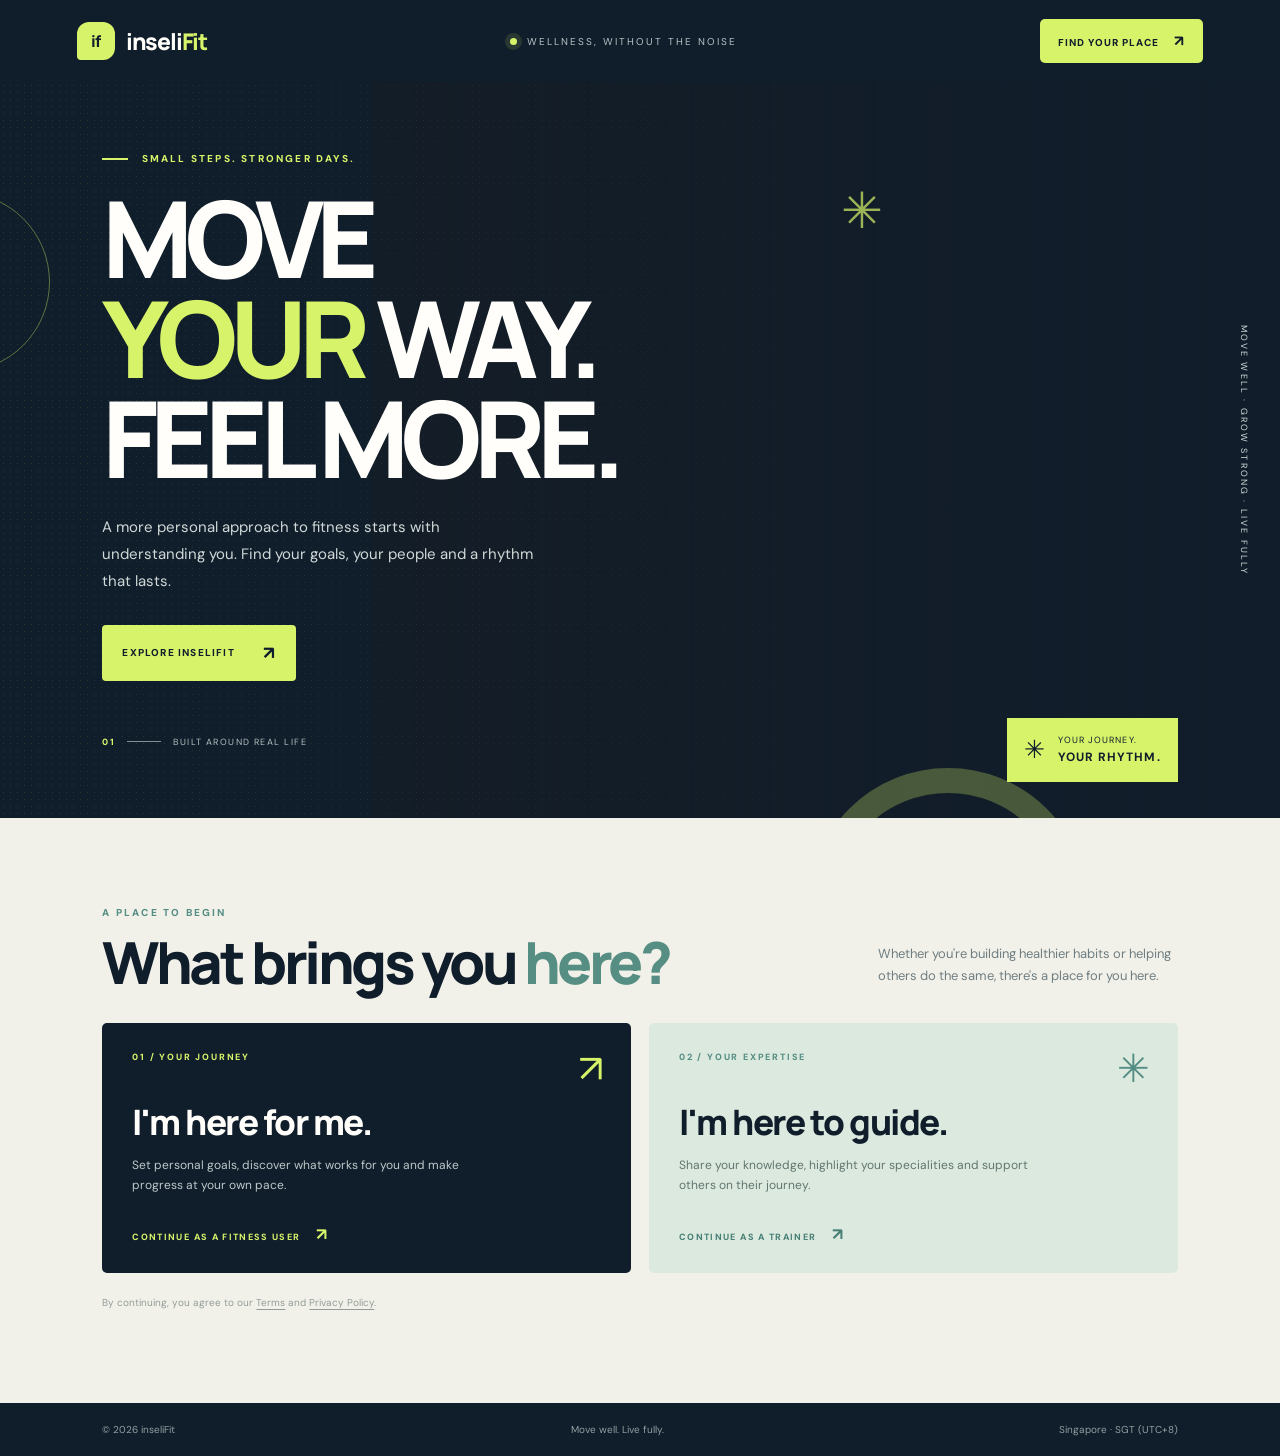
<file: inselifit-frontend/index.html>
<!DOCTYPE html>
<html lang="en">
<head>
  <meta charset="UTF-8" /><meta name="viewport" content="width=device-width, initial-scale=1.0" />
  <meta name="theme-color" content="#101d2b" /><meta name="description" content="inseliFit — move with purpose, find your rhythm and feel well." />
  <title>inseliFit — Find your rhythm</title><link rel="stylesheet" href="styles.css" />
</head>
<body class="landing-page">
  <header class="creative-header">
    <a class="creative-brand" href="index.html" aria-label="inseliFit home"><span class="creative-brand-mark">if</span><span>inseli<span>Fit</span></span></a>
    <div class="creative-nav-note"><span class="live-pulse"></span> WELLNESS, WITHOUT THE NOISE</div>
    <a class="nav-cta" href="#get-started">FIND YOUR PLACE <span>↗</span></a>
  </header>
  <main>
    <section class="creative-hero" aria-labelledby="hero-title">
      <div class="hero-photo" role="img" aria-label="A modern training space"></div><div class="hero-grain" aria-hidden="true"></div>
      <div class="hero-ring ring-left" aria-hidden="true"></div><div class="hero-ring ring-bottom" aria-hidden="true"></div><div class="hero-cross" aria-hidden="true">✳</div>
      <div class="hero-content">
        <p class="hero-kicker"><span></span> SMALL STEPS. STRONGER DAYS.</p>
        <h1 id="hero-title">MOVE<br /><em>YOUR</em> WAY.<br />FEEL MORE.</h1>
        <p class="hero-description">A more personal approach to fitness starts with understanding you. Find your goals, your people and a rhythm that lasts.</p>
        <a class="hero-button" href="#get-started">EXPLORE INSELIFIT <span>↗</span></a>
        <div class="hero-microcopy"><span>01</span><i></i> BUILT AROUND REAL LIFE</div>
      </div>
      <div class="hero-side-label" aria-hidden="true">MOVE WELL · GROW STRONG · LIVE FULLY</div>
      <div class="hero-bottom-tag"><span class="tag-star">✳</span><span>YOUR JOURNEY.<br /><strong>YOUR RHYTHM.</strong></span></div>
    </section>
    <section class="creative-start" id="get-started">
      <div class="start-heading"><div><p class="section-kicker">A PLACE TO BEGIN</p><h2>What brings you <em>here?</em></h2></div><p>Whether you're building healthier habits or helping others do the same, there's a place for you here.</p></div>
      <div class="creative-role-grid">
        <a class="creative-role-card user-role" href="login-user.html"><span class="role-number">01 / YOUR JOURNEY</span><span class="creative-role-icon">↗</span><span class="creative-role-title">I'm here for me.</span><span class="creative-role-description">Set personal goals, discover what works for you and make progress at your own pace.</span><span class="role-card-bottom">CONTINUE AS A FITNESS USER <b>↗</b></span></a>
        <a class="creative-role-card trainer-role" href="login-trainer.html"><span class="role-number">02 / YOUR EXPERTISE</span><span class="creative-role-icon">✳</span><span class="creative-role-title">I'm here to guide.</span><span class="creative-role-description">Share your knowledge, highlight your specialities and support others on their journey.</span><span class="role-card-bottom">CONTINUE AS A TRAINER <b>↗</b></span></a>
      </div>
      <p class="creative-legal">By continuing, you agree to our <a href="#">Terms</a> and <a href="#">Privacy Policy</a>.</p>
    </section>
  </main>
  <footer class="creative-footer"><span>© 2026 inseliFit</span><span>Move well. Live fully.</span><span>Singapore · SGT (UTC+8)</span></footer>
  <script src="app.js"></script>
</body></html>
</file>
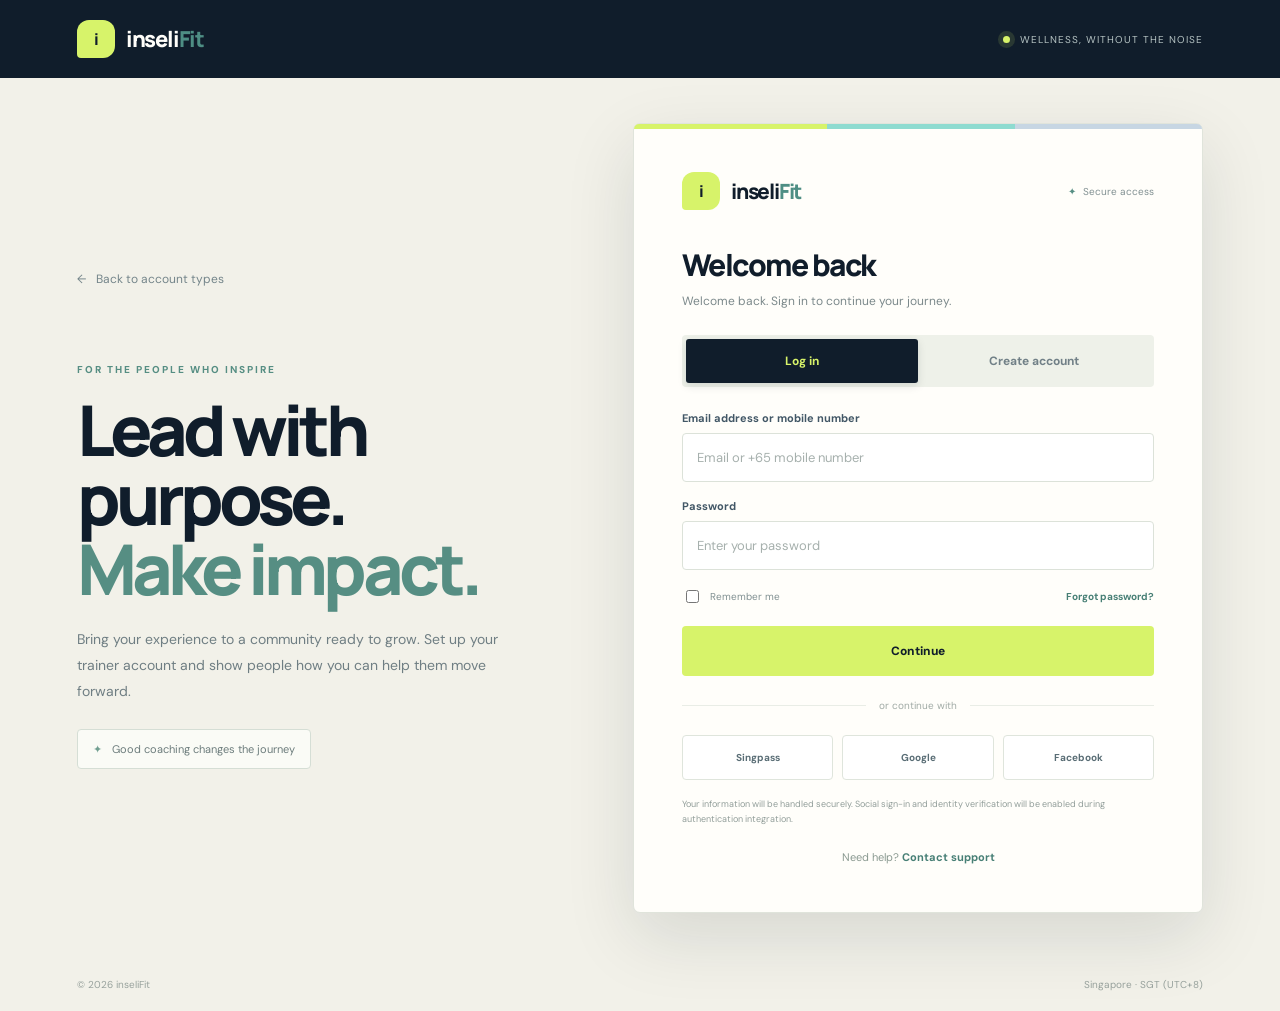
<file: inselifit-frontend/login-trainer.html>
<!DOCTYPE html>
<!-- Trainer sign-in and account entry. Trainer profile details are collected later through conversational onboarding. -->
<html lang="en"><head><meta charset="UTF-8"><meta name="viewport" content="width=device-width, initial-scale=1.0"><meta name="theme-color" content="#101d2b"><title>Fitness trainer | inseliFit</title><link rel="preconnect" href="https://fonts.googleapis.com"><link rel="preconnect" href="https://fonts.gstatic.com" crossorigin><link href="https://fonts.googleapis.com/css2?family=DM+Sans:wght@400;500;600;700&family=Manrope:wght@400;500;600;700;800&display=swap" rel="stylesheet"><link rel="stylesheet" href="styles.css"></head>
<body class="auth-page"><header class="site-header"><a class="brand" href="index.html"><span class="brand-mark">i</span><span>inseli<span class="brand-accent">Fit</span></span></a><div class="header-note"><span class="status-dot"></span> WELLNESS, WITHOUT THE NOISE</div></header>
<main class="auth-shell"><section class="auth-story"><a class="back-link" href="index.html">← <span>Back to account types</span></a><p class="eyebrow">FOR THE PEOPLE WHO INSPIRE</p><h1>Lead with purpose.<br><em>Make impact.</em></h1><p>Bring your experience to a community ready to grow. Set up your trainer account and show people how you can help them move forward.</p><div class="story-pill"><span>✦</span> Good coaching changes the journey</div></section>
<section class="auth-card"><div class="auth-card-top"><a class="brand" href="index.html"><span class="brand-mark">i</span><span>inseli<span class="brand-accent">Fit</span></span></a><span class="secure-note">Secure access</span></div><h2>Welcome back</h2><p class="auth-subtitle" data-subtitle>Welcome back. Sign in to continue your journey.</p><div class="tab-switch" role="tablist"><button type="button" class="active" data-tab="login" role="tab" aria-selected="true">Log in</button><button type="button" data-tab="register" role="tab" aria-selected="false">Create account</button></div><div class="notice" role="status" aria-live="polite"></div>
<form data-auth-form novalidate><div data-login-fields><div class="field"><label for="identity">Email address or mobile number</label><input id="identity" name="identity" type="text" autocomplete="username" placeholder="Email or +65 mobile number" required></div><div class="field"><label for="password">Password</label><input id="password" name="password" type="password" autocomplete="current-password" placeholder="Enter your password" required></div><div class="form-meta"><label class="check-label"><input type="checkbox"> Remember me</label><a class="text-link" href="#">Forgot password?</a></div></div>
<div data-register-fields hidden>
  <div class="conversation-intro"><div class="conversation-symbol">✦</div><div><strong>Create your account through a conversation</strong><p>Instead of filling out a long form, our AI assistant will guide you through a few questions and prepare your trainer profile for you to review.</p></div></div>
  <ul class="conversation-points"><li>Natural, guided questions</li><li>Review and edit before saving</li><li>Your details are only used to build your profile</li></ul>
  <a class="primary-btn button-link" href="onboarding-trainer.html">Start conversational setup <span>→</span></a>
  <p class="legal-note">Your account sign-in and verification will be handled by the authentication service. The conversational profile assistant is a separate step.</p>
 </div>
<button class="primary-btn" type="submit" data-submit>Continue</button></form><div class="divider">or continue with</div><div class="social-grid"><button type="button" class="social-btn" data-social="Singpass">Singpass</button><button type="button" class="social-btn" data-social="Google">Google</button><button type="button" class="social-btn" data-social="Facebook">Facebook</button></div><p class="legal-note">Your information will be handled securely. Social sign-in and identity verification will be enabled during authentication integration.</p><p class="auth-bottom">Need help? <a href="mailto:support@inselifit.example">Contact support</a></p></section></main>
<footer class="auth-footer"><span>© 2026 inseliFit</span><span>Singapore · SGT (UTC+8)</span></footer><script src="app.js"></script></body></html>
</file>
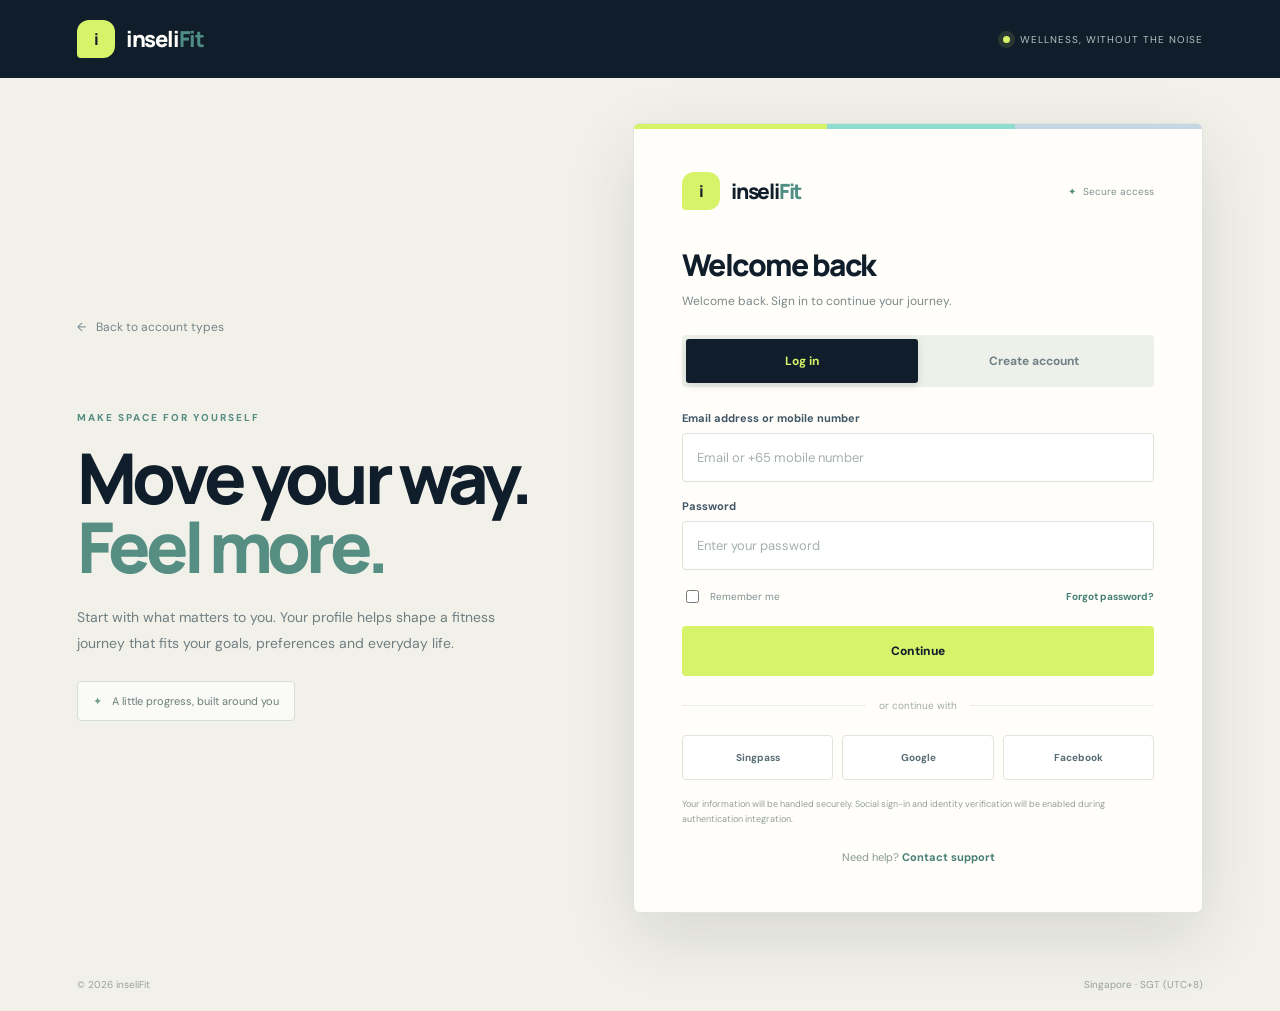
<file: inselifit-frontend/login-user.html>
<!DOCTYPE html>
<!-- Fitness-user sign-in and account entry. Profile details are collected later through conversational onboarding. -->
<html lang="en"><head><meta charset="UTF-8"><meta name="viewport" content="width=device-width, initial-scale=1.0"><meta name="theme-color" content="#101d2b"><title>Fitness user | inseliFit</title><link rel="preconnect" href="https://fonts.googleapis.com"><link rel="preconnect" href="https://fonts.gstatic.com" crossorigin><link href="https://fonts.googleapis.com/css2?family=DM+Sans:wght@400;500;600;700&family=Manrope:wght@400;500;600;700;800&display=swap" rel="stylesheet"><link rel="stylesheet" href="styles.css"></head>
<body class="auth-page"><header class="site-header"><a class="brand" href="index.html"><span class="brand-mark">i</span><span>inseli<span class="brand-accent">Fit</span></span></a><div class="header-note"><span class="status-dot"></span> WELLNESS, WITHOUT THE NOISE</div></header>
<main class="auth-shell"><section class="auth-story"><a class="back-link" href="index.html">← <span>Back to account types</span></a><p class="eyebrow">MAKE SPACE FOR YOURSELF</p><h1>Move your way.<br><em>Feel more.</em></h1><p>Start with what matters to you. Your profile helps shape a fitness journey that fits your goals, preferences and everyday life.</p><div class="story-pill"><span>✦</span> A little progress, built around you</div></section>
<section class="auth-card"><div class="auth-card-top"><a class="brand" href="index.html"><span class="brand-mark">i</span><span>inseli<span class="brand-accent">Fit</span></span></a><span class="secure-note">Secure access</span></div><h2>Welcome back</h2><p class="auth-subtitle" data-subtitle>Welcome back. Sign in to continue your journey.</p><div class="tab-switch" role="tablist"><button type="button" class="active" data-tab="login" role="tab" aria-selected="true">Log in</button><button type="button" data-tab="register" role="tab" aria-selected="false">Create account</button></div><div class="notice" role="status" aria-live="polite"></div>
<form data-auth-form novalidate><div data-login-fields><div class="field"><label for="identity">Email address or mobile number</label><input id="identity" name="identity" type="text" autocomplete="username" placeholder="Email or +65 mobile number" required></div><div class="field"><label for="password">Password</label><input id="password" name="password" type="password" autocomplete="current-password" placeholder="Enter your password" required></div><div class="form-meta"><label class="check-label"><input type="checkbox"> Remember me</label><a class="text-link" href="#">Forgot password?</a></div></div>
<div data-register-fields hidden>
  <div class="conversation-intro"><div class="conversation-symbol">✦</div><div><strong>Create your account through a conversation</strong><p>Instead of filling out a long form, our AI assistant will guide you through a few questions and prepare your fitness profile for you to review.</p></div></div>
  <ul class="conversation-points"><li>Natural, guided questions</li><li>Review and edit before saving</li><li>Your details are only used to build your profile</li></ul>
  <a class="primary-btn button-link" href="onboarding-user.html">Start conversational setup <span>→</span></a>
  <p class="legal-note">Your account sign-in and verification will be handled by the authentication service. The conversational profile assistant is a separate step.</p>
 </div>
<button class="primary-btn" type="submit" data-submit>Continue</button></form><div class="divider">or continue with</div><div class="social-grid"><button type="button" class="social-btn" data-social="Singpass">Singpass</button><button type="button" class="social-btn" data-social="Google">Google</button><button type="button" class="social-btn" data-social="Facebook">Facebook</button></div><p class="legal-note">Your information will be handled securely. Social sign-in and identity verification will be enabled during authentication integration.</p><p class="auth-bottom">Need help? <a href="mailto:support@inselifit.example">Contact support</a></p></section></main>
<footer class="auth-footer"><span>© 2026 inseliFit</span><span>Singapore · SGT (UTC+8)</span></footer><script src="app.js"></script></body></html>
</file>
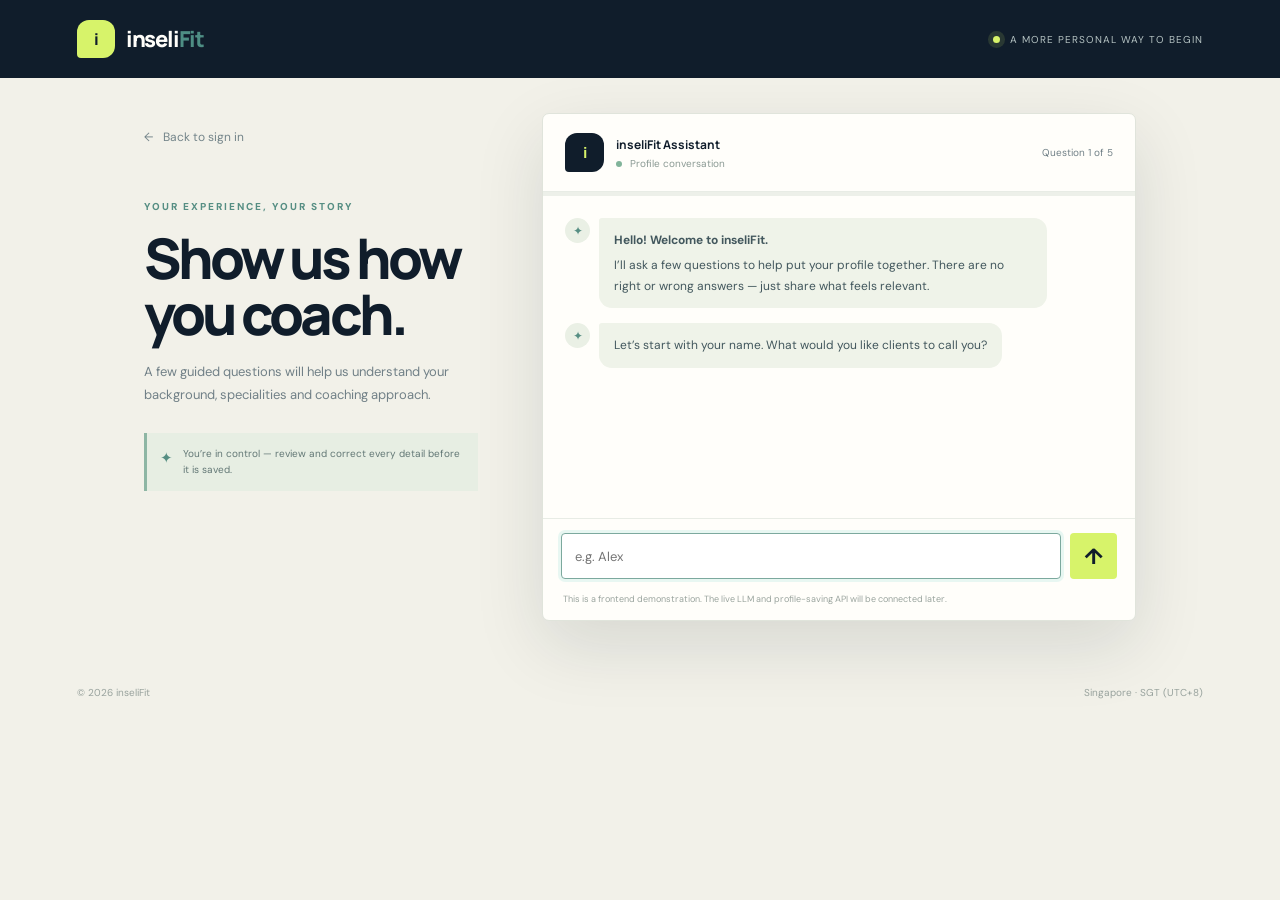
<file: inselifit-frontend/onboarding-trainer.html>
<!DOCTYPE html>
<!-- Fitness-trainer conversational profile prototype. Replace scripted prompts with the LLM-backed API during integration. -->
<html lang="en"><head><meta charset="UTF-8"><meta name="viewport" content="width=device-width, initial-scale=1.0"><meta name="theme-color" content="#101d2b"><title>Fitness trainer profile | inseliFit</title><link rel="preconnect" href="https://fonts.googleapis.com"><link rel="preconnect" href="https://fonts.gstatic.com" crossorigin><link href="https://fonts.googleapis.com/css2?family=DM+Sans:wght@400;500;600;700&family=Manrope:wght@400;500;600;700;800&display=swap" rel="stylesheet"><link rel="stylesheet" href="styles.css"></head>
<body class="chat-page" data-profile-role="trainer"><header class="site-header"><a class="brand" href="index.html"><span class="brand-mark">i</span><span>inseli<span class="brand-accent">Fit</span></span></a><div class="header-note"><span class="status-dot"></span> A MORE PERSONAL WAY TO BEGIN</div></header>
<main class="chat-shell"><section class="chat-heading"><a class="back-link" href="login-trainer.html">← <span>Back to sign in</span></a><p class="eyebrow">YOUR EXPERIENCE, YOUR STORY</p><h1>Show us how you coach.</h1><p>A few guided questions will help us understand your background, specialities and coaching approach.</p><div class="privacy-note"><span>✦</span> You’re in control — review and correct every detail before it is saved.</div></section>
<section class="chat-card"><div class="chat-top"><div class="assistant-avatar">i</div><div class="assistant-meta"><strong>inseliFit Assistant</strong><span><i></i> Profile conversation</span></div><span class="step-label" id="step-label">Getting started</span></div>
<div class="progress-track"><span id="progress-fill"></span></div><div class="chat-messages" id="chat-messages" aria-live="polite"><div class="chat-message assistant"><span class="message-avatar">✦</span><div class="message-bubble"><strong>Hello! Welcome to inseliFit.</strong><p>I’ll ask a few questions to help put your profile together. There are no right or wrong answers — just share what feels relevant.</p></div></div></div>
<div class="suggestion-row" id="suggestion-row"></div><form class="chat-composer" id="chat-form"><input id="chat-input" type="text" placeholder="Type your response…" autocomplete="off" aria-label="Your response"><button type="submit" aria-label="Send response">↑</button></form><div class="chat-footnote">This is a frontend demonstration. The live LLM and profile-saving API will be connected later.</div>
<section class="profile-review" id="profile-review" hidden><div class="review-heading"><div><p class="eyebrow">READY FOR YOUR REVIEW</p><h2>Your profile so far</h2></div><span class="review-badge">Editable preview</span></div><div id="profile-summary" class="profile-summary"></div><p class="review-help">Check that everything is accurate. You’ll be able to edit these details before they are saved to your profile.</p><div class="review-actions"><button type="button" class="secondary-btn" id="edit-answers">Continue editing</button><button type="button" class="primary-btn" id="finish-profile">Looks good <span>→</span></button></div></section>
</section></main><footer class="auth-footer"><span>© 2026 inseliFit</span><span>Singapore · SGT (UTC+8)</span></footer><script src="app.js"></script></body></html>
</file>
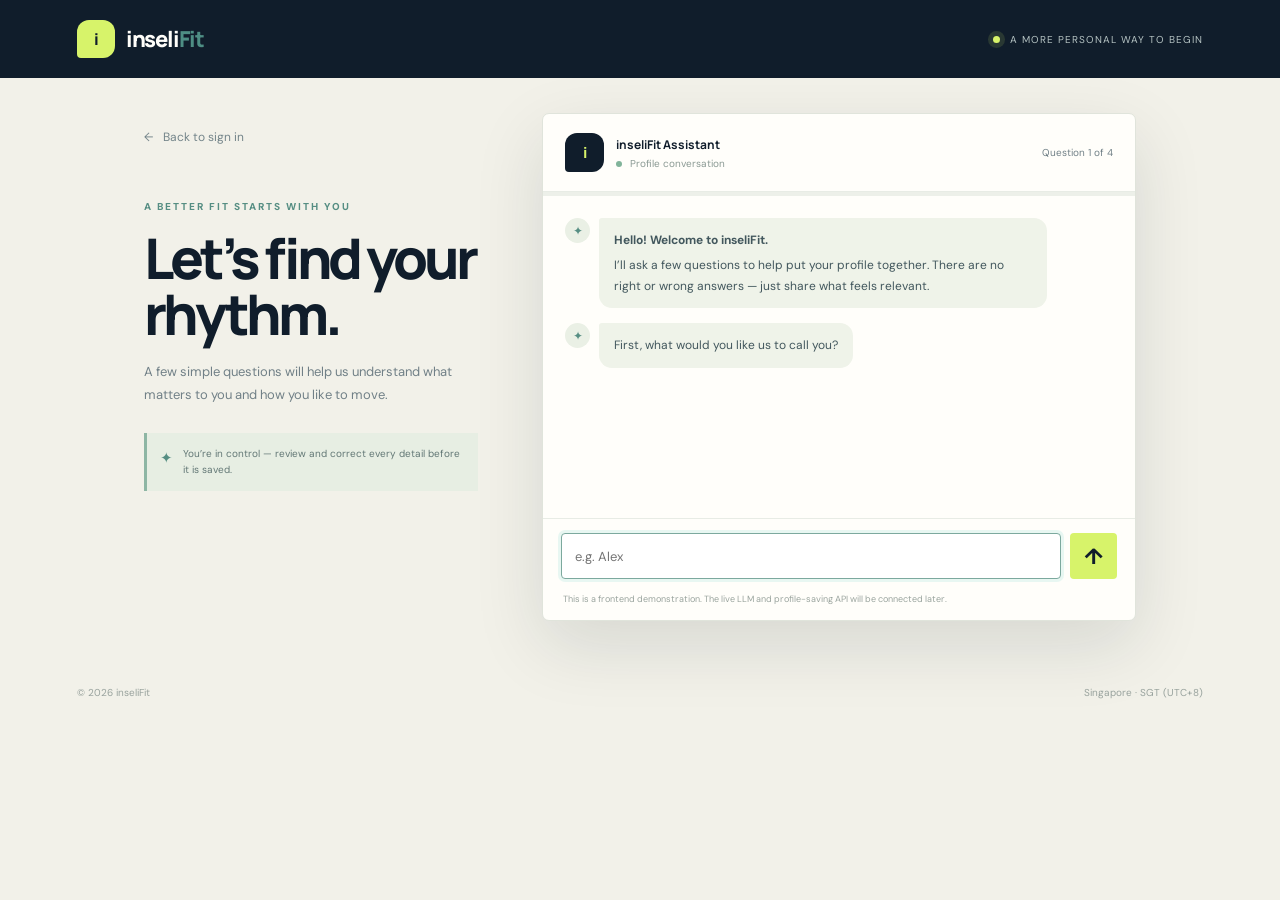
<file: inselifit-frontend/onboarding-user.html>
<!DOCTYPE html>
<!-- Fitness-user conversational profile prototype. Replace scripted prompts with the LLM-backed API during integration. -->
<html lang="en"><head><meta charset="UTF-8"><meta name="viewport" content="width=device-width, initial-scale=1.0"><meta name="theme-color" content="#101d2b"><title>Fitness user profile | inseliFit</title><link rel="preconnect" href="https://fonts.googleapis.com"><link rel="preconnect" href="https://fonts.gstatic.com" crossorigin><link href="https://fonts.googleapis.com/css2?family=DM+Sans:wght@400;500;600;700&family=Manrope:wght@400;500;600;700;800&display=swap" rel="stylesheet"><link rel="stylesheet" href="styles.css"></head>
<body class="chat-page" data-profile-role="user"><header class="site-header"><a class="brand" href="index.html"><span class="brand-mark">i</span><span>inseli<span class="brand-accent">Fit</span></span></a><div class="header-note"><span class="status-dot"></span> A MORE PERSONAL WAY TO BEGIN</div></header>
<main class="chat-shell"><section class="chat-heading"><a class="back-link" href="login-user.html">← <span>Back to sign in</span></a><p class="eyebrow">A BETTER FIT STARTS WITH YOU</p><h1>Let’s find your rhythm.</h1><p>A few simple questions will help us understand what matters to you and how you like to move.</p><div class="privacy-note"><span>✦</span> You’re in control — review and correct every detail before it is saved.</div></section>
<section class="chat-card"><div class="chat-top"><div class="assistant-avatar">i</div><div class="assistant-meta"><strong>inseliFit Assistant</strong><span><i></i> Profile conversation</span></div><span class="step-label" id="step-label">Getting started</span></div>
<div class="progress-track"><span id="progress-fill"></span></div><div class="chat-messages" id="chat-messages" aria-live="polite"><div class="chat-message assistant"><span class="message-avatar">✦</span><div class="message-bubble"><strong>Hello! Welcome to inseliFit.</strong><p>I’ll ask a few questions to help put your profile together. There are no right or wrong answers — just share what feels relevant.</p></div></div></div>
<div class="suggestion-row" id="suggestion-row"></div><form class="chat-composer" id="chat-form"><input id="chat-input" type="text" placeholder="Type your response…" autocomplete="off" aria-label="Your response"><button type="submit" aria-label="Send response">↑</button></form><div class="chat-footnote">This is a frontend demonstration. The live LLM and profile-saving API will be connected later.</div>
<section class="profile-review" id="profile-review" hidden><div class="review-heading"><div><p class="eyebrow">READY FOR YOUR REVIEW</p><h2>Your profile so far</h2></div><span class="review-badge">Editable preview</span></div><div id="profile-summary" class="profile-summary"></div><p class="review-help">Check that everything is accurate. You’ll be able to edit these details before they are saved to your profile.</p><div class="review-actions"><button type="button" class="secondary-btn" id="edit-answers">Continue editing</button><button type="button" class="primary-btn" id="finish-profile">Looks good <span>→</span></button></div></section>
</section></main><footer class="auth-footer"><span>© 2026 inseliFit</span><span>Singapore · SGT (UTC+8)</span></footer><script src="app.js"></script></body></html>
</file>
<file: inselifit-frontend/styles.css>
/* ==============================================================
   inseliFit — shared visual system
   Palette: midnight ink, mineral cream, signal-lime and tidal aqua.
   Responsive styles are part of the base implementation.
   ============================================================== */
@import url('https://fonts.googleapis.com/css2?family=DM+Sans:wght@400;500;600;700&family=Manrope:wght@400;500;600;700;800&display=swap');
:root{--ink:#101d2b;--ink-2:#1b2e40;--muted:#71808b;--paper:#f2f1e9;--white:#fffefa;--line:#dfe3d9;--lime:#d7f36a;--lime-dark:#b9d94b;--aqua:#8edbd0;--blue:#7ea8c7;--shadow:0 24px 70px rgba(16,29,43,.12);--radius:24px}
*{box-sizing:border-box}html{scroll-behavior:smooth;min-height:100%}body{margin:0;min-height:100vh;font-family:'DM Sans',sans-serif;color:var(--ink);background:var(--paper)}a{color:inherit;text-decoration:none}button,input{font:inherit}button,a{-webkit-tap-highlight-color:transparent}button:focus-visible,a:focus-visible,input:focus-visible{outline:3px solid var(--aqua);outline-offset:3px} [hidden]{display:none!important}
/* Brand */
.brand,.creative-brand{display:inline-flex;align-items:center;gap:11px;font:800 22px 'Manrope',sans-serif;letter-spacing:-1.2px}.brand-mark,.creative-brand-mark{width:38px;height:38px;border-radius:12px 12px 12px 4px;display:grid;place-items:center;background:var(--lime);color:var(--ink);font:800 16px 'Manrope';letter-spacing:-1px}.brand-accent,.creative-brand>span:last-child>span{color:#4e8e84}
/* Landing page */
.landing-page{background:var(--paper);overflow-x:hidden}.creative-header{height:82px;padding:0 clamp(22px,6vw,88px);display:flex;align-items:center;justify-content:space-between;background:var(--ink);color:var(--white)}.creative-brand{font-size:23px}.creative-brand>span:last-child>span{color:var(--lime)}.creative-brand-mark{background:var(--lime)}.creative-nav-note{font-size:10px;letter-spacing:.2em;color:#b7c3c5;display:flex;align-items:center;gap:10px}.live-pulse{width:7px;height:7px;border-radius:50%;background:var(--lime);box-shadow:0 0 0 5px #d7f36a20}.nav-cta{padding:12px 18px;border-radius:5px;background:var(--lime);color:var(--ink);font-size:10px;font-weight:800;letter-spacing:.1em}.nav-cta span{font-size:15px;margin-left:12px}
.creative-hero{min-height:610px;position:relative;isolation:isolate;overflow:hidden;background:var(--ink);color:var(--white);display:flex;align-items:center;padding:70px clamp(24px,8vw,120px)}.hero-photo{position:absolute;z-index:-3;inset:0 0 0 29%;background-image:linear-gradient(90deg,var(--ink) 0%,rgba(16,29,43,.94) 15%,rgba(16,29,43,.44) 57%,rgba(16,29,43,.25) 100%),url('https://images.unsplash.com/photo-1534438327276-14e5300c3a48?auto=format&fit=crop&w=1800&q=85');background-size:cover;background-position:center 42%;filter:saturate(.72)}.hero-grain{position:absolute;inset:0;z-index:-2;opacity:.13;background-image:radial-gradient(#d7f36a 0.7px,transparent .7px);background-size:7px 7px;mask-image:linear-gradient(90deg,black,transparent 75%)}.hero-content{max-width:680px;position:relative;z-index:2}.hero-kicker,.section-kicker{font-size:10px;font-weight:800;letter-spacing:.22em;color:var(--lime);margin:0 0 23px}.hero-kicker span{display:inline-block;width:26px;height:2px;background:var(--lime);vertical-align:middle;margin-right:9px}.hero-content h1{font:800 clamp(54px,8.3vw,112px)/.94 'Manrope',sans-serif;letter-spacing:-.075em;margin:0;text-transform:uppercase}.hero-content h1 em{font-style:normal;color:var(--lime)}.hero-description{max-width:440px;color:#d0d9d8;font-size:15px;line-height:1.8;margin:26px 0 30px}.hero-button{display:inline-flex;align-items:center;gap:28px;padding:16px 20px;background:var(--lime);color:var(--ink);font-size:10px;font-weight:800;letter-spacing:.12em;border-radius:4px;transition:.2s}.hero-button:hover,.nav-cta:hover{background:#e6ff83;transform:translateY(-2px)}.hero-button span{font-size:18px}.hero-microcopy{display:flex;align-items:center;gap:12px;color:#b3c0c0;font-size:9px;letter-spacing:.16em;margin-top:55px}.hero-microcopy span{color:var(--lime);font-weight:800}.hero-microcopy i{width:34px;height:1px;background:#7c9293}.hero-side-label{position:absolute;right:30px;top:50%;writing-mode:vertical-rl;transform:translateY(-50%);font-size:9px;letter-spacing:.24em;color:#d3dddd}.hero-bottom-tag{position:absolute;right:clamp(28px,8vw,115px);bottom:36px;display:flex;align-items:center;gap:12px;padding:13px 17px;background:var(--lime);color:var(--ink);font-size:9px;letter-spacing:.12em;line-height:1.5}.tag-star{font-size:25px}.hero-bottom-tag strong{font-size:12px}.hero-ring{position:absolute;border:1px solid #d7f36a66;border-radius:50%;pointer-events:none}.ring-left{width:180px;height:180px;left:-130px;top:15%}.ring-bottom{width:280px;height:280px;right:15%;bottom:-230px;border-width:25px;opacity:.7}.hero-cross{position:absolute;right:31%;top:13%;font-size:50px;color:var(--lime);opacity:.7}
.creative-start{padding:88px clamp(22px,8vw,120px) 94px;background:var(--paper)}.start-heading{display:flex;justify-content:space-between;align-items:end;gap:30px;margin-bottom:32px}.section-kicker{color:#548d83;margin-bottom:13px}.start-heading h2{font:800 clamp(34px,5vw,58px)/1.02 'Manrope';letter-spacing:-.06em;margin:0}.start-heading h2 em{font-style:normal;color:#568e83}.start-heading>p{max-width:300px;color:#6f7e83;font-size:13px;line-height:1.7;margin:0 0 4px}.creative-role-grid{display:grid;grid-template-columns:1fr 1fr;gap:18px}.creative-role-card{min-height:250px;position:relative;overflow:hidden;padding:28px 30px;display:flex;flex-direction:column;border-radius:5px;background:var(--ink);color:var(--white);transition:.25s}.creative-role-card:hover{transform:translateY(-5px);box-shadow:var(--shadow)}.trainer-role{background:#dce9df;color:var(--ink)}.role-number{font-size:9px;font-weight:800;letter-spacing:.2em;color:var(--lime)}.trainer-role .role-number{color:#548d83}.creative-role-icon{position:absolute;right:28px;top:20px;font-size:39px;color:var(--lime)}.trainer-role .creative-role-icon{color:#548d83}.creative-role-title{font:800 clamp(24px,3vw,35px) 'Manrope';letter-spacing:-1.5px;margin-top:35px}.creative-role-description{font-size:12px;line-height:1.7;max-width:370px;color:#bdc9c9;margin:9px 0 27px}.trainer-role .creative-role-description{color:#60766f}.role-card-bottom{margin-top:auto;font-size:9px;font-weight:800;letter-spacing:.15em;color:var(--lime)}.trainer-role .role-card-bottom{color:#477f75}.role-card-bottom b{font-size:17px;margin-left:12px}.creative-legal{font-size:10px;color:#929c99;margin:23px 0 0}.creative-legal a{text-decoration:underline;text-underline-offset:3px}.creative-footer{background:var(--ink);color:#91a1a2;padding:20px clamp(22px,8vw,120px);display:flex;justify-content:space-between;gap:16px;font-size:10px}
/* Authentication pages — shared shell for both roles */
.auth-page{background:var(--paper);overflow-x:hidden}.site-header{height:78px;padding:0 clamp(20px,6vw,80px);display:flex;align-items:center;justify-content:space-between;background:var(--ink);color:var(--white)}.site-header .brand{color:var(--white)}.header-note{display:flex;align-items:center;gap:10px;color:#b5c3c3;font-size:10px;letter-spacing:.1em}.status-dot{width:7px;height:7px;border-radius:50%;background:var(--lime);box-shadow:0 0 0 5px #d7f36a20}.auth-shell{max-width:1320px;margin:0 auto;padding:45px clamp(20px,6vw,85px) 65px;min-height:calc(100vh - 135px);display:grid;grid-template-columns:.9fr 1.1fr;gap:clamp(35px,7vw,100px);align-items:center}.auth-story{position:relative;padding:35px 0}.back-link{display:inline-flex;align-items:center;gap:10px;color:#74858a;font-size:12px;margin-bottom:76px}.back-link:hover{color:#477f75}.auth-story .eyebrow{font-size:10px;font-weight:800;letter-spacing:.2em;color:#568e83;margin:0 0 19px}.auth-story h1{font:800 clamp(42px,5.5vw,70px)/.99 'Manrope';letter-spacing:-.07em;margin:0;max-width:570px}.auth-story h1 em{font-style:normal;color:#568e83}.auth-story>p:not(.eyebrow){color:#6f7e83;font-size:14px;line-height:1.85;max-width:430px;margin:24px 0}.story-pill{display:inline-flex;align-items:center;gap:10px;padding:12px 15px;border:1px solid #d5ded5;background:#fafbf6;border-radius:4px;color:#6c7c7c;font-size:11px}.story-pill span{color:#719f91}.auth-card{background:var(--white);border:1px solid #e0e4db;border-radius:7px;padding:clamp(27px,4vw,48px);box-shadow:var(--shadow);position:relative}.auth-card:before{content:'';position:absolute;top:0;left:0;width:100%;height:5px;background:linear-gradient(90deg,var(--lime) 0 34%,var(--aqua) 34% 67%,#c7d6e3 67%);border-radius:7px 7px 0 0}.auth-card-top{display:flex;justify-content:space-between;align-items:center;margin-bottom:34px}.auth-card-top .brand{font-size:21px}.secure-note{font-size:10px;color:#819092;display:flex;align-items:center;gap:7px}.secure-note:before{content:'✦';color:#568e83}.auth-card h2{font:800 30px 'Manrope';letter-spacing:-1.5px;margin:0 0 8px}.auth-subtitle{font-size:12px;color:#7c898b;margin:0 0 26px}.tab-switch{display:grid;grid-template-columns:1fr 1fr;padding:4px;background:#eef1e9;border-radius:4px;margin-bottom:24px}.tab-switch button{border:0;background:transparent;padding:12px;border-radius:3px;color:#718087;font-size:12px;font-weight:700;cursor:pointer;min-height:44px}.tab-switch button.active{background:var(--ink);color:var(--lime);box-shadow:0 3px 9px #101d2b20}.field{margin-bottom:17px}.field label{display:block;font-size:11px;font-weight:700;color:#425766;margin-bottom:8px}.field input,.field select{width:100%;height:49px;border:1px solid #dce2d9;border-radius:4px;padding:0 14px;background:#fff;color:var(--ink);font-size:13px;outline:none;transition:.2s}.field input:focus,.field select:focus{border-color:#7ca99e;box-shadow:0 0 0 3px #8edbd033}.field input::placeholder{color:#a6b0ad}.phone-wrap{display:flex;gap:8px}.phone-prefix{height:49px;display:flex;align-items:center;padding:0 12px;border:1px solid #dce2d9;border-radius:4px;color:#637579;font-size:12px;white-space:nowrap;background:#f5f7f0}.phone-wrap input{flex:1;min-width:0}.form-meta{display:flex;justify-content:space-between;align-items:center;gap:12px;margin:4px 0 20px;font-size:10px;color:#819092}.check-label{display:flex;align-items:center;gap:8px}.check-label input{accent-color:#568e83}.text-link{color:#477f75;font-weight:700}.primary-btn,.secondary-btn{width:100%;min-height:50px;border:0;border-radius:4px;background:var(--lime);color:var(--ink);font-weight:800;font-size:12px;cursor:pointer;transition:.2s}.primary-btn:hover{background:#e5ff8a;transform:translateY(-1px)}.button-link{display:flex;align-items:center;justify-content:center;gap:12px}.button-link span{font-size:17px}.secondary-btn{background:#eef1e9;color:var(--ink);border:1px solid #dce2d9}.divider{display:flex;align-items:center;gap:13px;margin:23px 0;color:#a0aaa5;font-size:10px}.divider:before,.divider:after{content:'';height:1px;background:#e9ede6;flex:1}.social-grid{display:grid;grid-template-columns:repeat(3,1fr);gap:9px}.social-btn{height:45px;border:1px solid #dfe5dc;border-radius:4px;background:#fff;color:#596d75;font-size:10px;font-weight:700;cursor:pointer}.social-btn:hover{background:#f5f8ef;border-color:#9db9a9}.auth-bottom{text-align:center;color:#8a9990;font-size:11px;margin:22px 0 0}.auth-bottom a{color:#477f75;font-weight:700}.notice{display:none;padding:12px 14px;border-left:3px solid #568e83;background:#edf5ef;color:#355f55;font-size:11px;line-height:1.5;margin:0 0 15px}.notice.show{display:block}.legal-note{font-size:9px;line-height:1.7;color:#929e9a;margin:17px 0 0}.conversation-intro{display:flex;gap:13px;padding:16px;background:#f0f4e9;border:1px solid #e0e8d7;margin-bottom:15px}.conversation-symbol{width:34px;height:34px;flex:none;display:grid;place-items:center;background:var(--lime);border-radius:4px;font-size:18px}.conversation-intro strong{font:700 13px 'Manrope'}.conversation-intro p{font-size:11px;line-height:1.65;color:#6c7b7b;margin:6px 0 0}.conversation-points{list-style:none;padding:0;margin:0 0 19px;display:grid;gap:9px;color:#637579;font-size:11px}.conversation-points li:before{content:'↗';color:#568e83;font-weight:800;margin-right:9px}.auth-footer{max-width:1320px;margin:0 auto;padding:0 clamp(20px,6vw,85px) 20px;display:flex;justify-content:space-between;gap:12px;color:#98a29d;font-size:10px}
/* Conversational onboarding */
.chat-page{background:var(--paper)}.chat-shell{max-width:1120px;margin:0 auto;padding:35px clamp(18px,5vw,65px) 65px;display:grid;grid-template-columns:.72fr 1.28fr;gap:clamp(28px,5vw,65px);align-items:start}.chat-heading{padding-top:12px}.chat-heading .back-link{margin-bottom:55px}.chat-heading .eyebrow{font-size:10px;font-weight:800;letter-spacing:.2em;color:#568e83;margin:0 0 17px}.chat-heading h1{font:800 clamp(37px,4.5vw,56px)/1 'Manrope';letter-spacing:-.07em;margin:0}.chat-heading>p:not(.eyebrow){font-size:13px;line-height:1.8;color:#718087;margin:18px 0}.privacy-note{display:flex;gap:10px;align-items:flex-start;padding:13px;background:#e7eee3;border-left:3px solid #8eb6a4;color:#627775;font-size:10px;line-height:1.6;margin-top:26px}.privacy-note span{color:#568e83;font-size:15px}.chat-card{background:var(--white);border:1px solid #e0e4db;border-radius:7px;box-shadow:var(--shadow);overflow:hidden}.chat-top{padding:19px 22px;display:flex;align-items:center;gap:12px;border-bottom:1px solid #e8ece5}.assistant-avatar{width:39px;height:39px;display:grid;place-items:center;border-radius:12px 12px 12px 4px;background:var(--ink);color:var(--lime);font:800 15px 'Manrope'}.assistant-meta{display:flex;flex-direction:column;gap:4px;flex:1}.assistant-meta strong{font:700 12px 'Manrope'}.assistant-meta span{font-size:10px;color:#8a9993}.assistant-meta i{display:inline-block;width:6px;height:6px;border-radius:50%;background:#81b49a;margin-right:5px}.step-label{font-size:10px;color:#718087}.progress-track{height:4px;background:#edf0e9}.progress-track span{display:block;height:100%;width:0;background:var(--lime-dark);transition:width .3s}.chat-messages{height:310px;overflow-y:auto;padding:22px;display:flex;flex-direction:column;gap:15px}.chat-message{display:flex;gap:9px;max-width:88%}.chat-message.user{align-self:flex-end;justify-content:flex-end}.message-avatar{width:25px;height:25px;flex:none;display:grid;place-items:center;background:#eaf0e5;color:#568e83;border-radius:50%;font-size:12px}.message-bubble{padding:12px 15px;background:#eff3e9;border-radius:3px 13px 13px 13px;color:#42575d;font-size:12px;line-height:1.7}.chat-message.user .message-bubble{background:var(--ink);color:#fff;border-radius:13px 3px 13px 13px}.message-bubble p{margin:0}.message-bubble strong{display:block;margin-bottom:5px}.suggestion-row{padding:0 22px 12px;display:flex;flex-wrap:wrap;gap:8px}.suggestion-chip{border:1px solid #dce5d9;background:#fff;color:#55746e;padding:9px 12px;border-radius:30px;font-size:10px;cursor:pointer;min-height:36px}.suggestion-chip:hover{border-color:#8eb6a4;background:#f2f7ed}.chat-composer{display:flex;gap:9px;padding:14px 18px;border-top:1px solid #e8ece5}.chat-composer input{flex:1;min-width:0;height:46px;border:1px solid #dce2d9;border-radius:4px;padding:0 13px;font-size:13px;outline:none}.chat-composer input:focus{border-color:#7ca99e;box-shadow:0 0 0 3px #8edbd033}.chat-composer button{width:47px;height:46px;border:0;border-radius:4px;background:var(--lime);color:var(--ink);font-size:22px;font-weight:800;cursor:pointer}.chat-footnote{padding:0 20px 15px;font-size:9px;color:#9aa49e}.profile-review{padding:24px;border-top:1px solid #e8ece5}.review-heading{display:flex;justify-content:space-between;align-items:center;gap:15px}.review-heading .eyebrow{font-size:9px;letter-spacing:.15em;color:#568e83;margin:0 0 7px}.review-heading h2{font:800 23px 'Manrope';letter-spacing:-1px;margin:0}.review-badge{padding:7px 9px;background:#edf3e8;color:#5c8176;font-size:9px;border-radius:3px}.profile-summary{display:grid;grid-template-columns:1fr 1fr;gap:10px;margin:20px 0}.summary-item{padding:12px;background:#f2f4ed;border:1px solid #e6eade;min-width:0}.summary-item span{display:block;font-size:9px;color:#84918b;margin-bottom:6px}.summary-item strong{font-size:11px;line-height:1.5;overflow-wrap:anywhere}.review-help{font-size:10px;line-height:1.6;color:#81908a}.review-actions{display:flex;gap:10px;margin-top:18px}.review-actions>*{flex:1}.review-actions .primary-btn,.review-actions .secondary-btn{min-height:45px}.chat-page .auth-footer{padding-top:0}
/* Tablet, mobile, narrow phones and foldable inner displays */
@media(max-width:900px){.auth-shell{gap:34px}.auth-story h1{font-size:54px}.chat-shell{grid-template-columns:.8fr 1.2fr;gap:25px}.creative-hero{min-height:560px}.hero-photo{left:20%}}
@media(max-width:700px){.creative-header{height:70px;padding:0 20px}.creative-nav-note{display:none}.creative-hero{min-height:590px;padding:65px 23px 95px;align-items:flex-start}.hero-photo{inset:0;background-position:58% center;background-image:linear-gradient(90deg,rgba(16,29,43,.96),rgba(16,29,43,.72) 55%,rgba(16,29,43,.45)),url('https://images.unsplash.com/photo-1534438327276-14e5300c3a48?auto=format&fit=crop&w=1100&q=80')}.hero-content h1{font-size:clamp(53px,13vw,78px)}.hero-description{font-size:13px;max-width:340px}.hero-side-label{display:none}.hero-bottom-tag{right:20px;bottom:18px}.hero-microcopy{margin-top:37px}.hero-cross{right:10%;top:8%}.creative-start{padding:58px 20px 65px}.start-heading{display:block}.start-heading>p{margin-top:15px}.creative-role-grid{grid-template-columns:1fr}.creative-role-card{min-height:220px;padding:24px}.creative-footer{flex-wrap:wrap;padding:18px 20px}.creative-footer span:last-child{width:100%}.site-header{height:70px;padding:0 20px}.header-note{display:none}.auth-shell{display:flex;flex-direction:column;align-items:stretch;padding:20px 17px 40px;gap:20px}.auth-story{padding:0}.back-link{margin-bottom:26px}.auth-story h1{font-size:clamp(40px,10vw,55px)}.auth-story>p:not(.eyebrow){font-size:13px;margin:14px 0}.story-pill{font-size:10px;padding:10px 12px}.auth-card{padding:27px 21px}.auth-card-top{margin-bottom:25px}.auth-card h2{font-size:27px}.auth-footer{padding:0 20px 18px;flex-wrap:wrap}.auth-footer span:last-child{width:100%}.chat-shell{display:flex;flex-direction:column;padding:20px 14px 42px;gap:20px}.chat-heading{padding:0}.chat-heading .back-link{margin-bottom:25px}.chat-heading h1{font-size:42px}.chat-heading>p:not(.eyebrow){margin:12px 0}.privacy-note{margin-top:15px}.chat-card{width:100%}.chat-messages{height:300px;padding:16px}.chat-top{padding:15px}.step-label{font-size:9px}.profile-review{padding:18px}.review-actions{flex-direction:column}.chat-page .auth-footer{padding:0 20px 18px}}
@media(max-width:390px){.creative-brand{font-size:20px}.nav-cta{font-size:9px;padding:11px 12px}.hero-content h1{font-size:51px}.hero-kicker{font-size:8px}.creative-role-title{font-size:25px}.auth-card{padding:23px 16px}.auth-card-top .brand{font-size:19px}.secure-note{font-size:9px}.social-grid{gap:6px}.social-btn{font-size:9px}.phone-wrap{gap:6px}.phone-prefix{padding:0 8px;font-size:11px}.chat-heading h1{font-size:37px}.chat-messages{height:280px}.profile-summary{grid-template-columns:1fr}}
@media(max-height:650px) and (min-width:701px){.auth-shell{padding-top:20px;padding-bottom:25px}.back-link{margin-bottom:30px}.auth-story{padding:0}.chat-shell{padding-top:20px}}
@media(prefers-reduced-motion:reduce){*,*::before,*::after{scroll-behavior:auto!important;transition:none!important;animation:none!important}}
</file>
